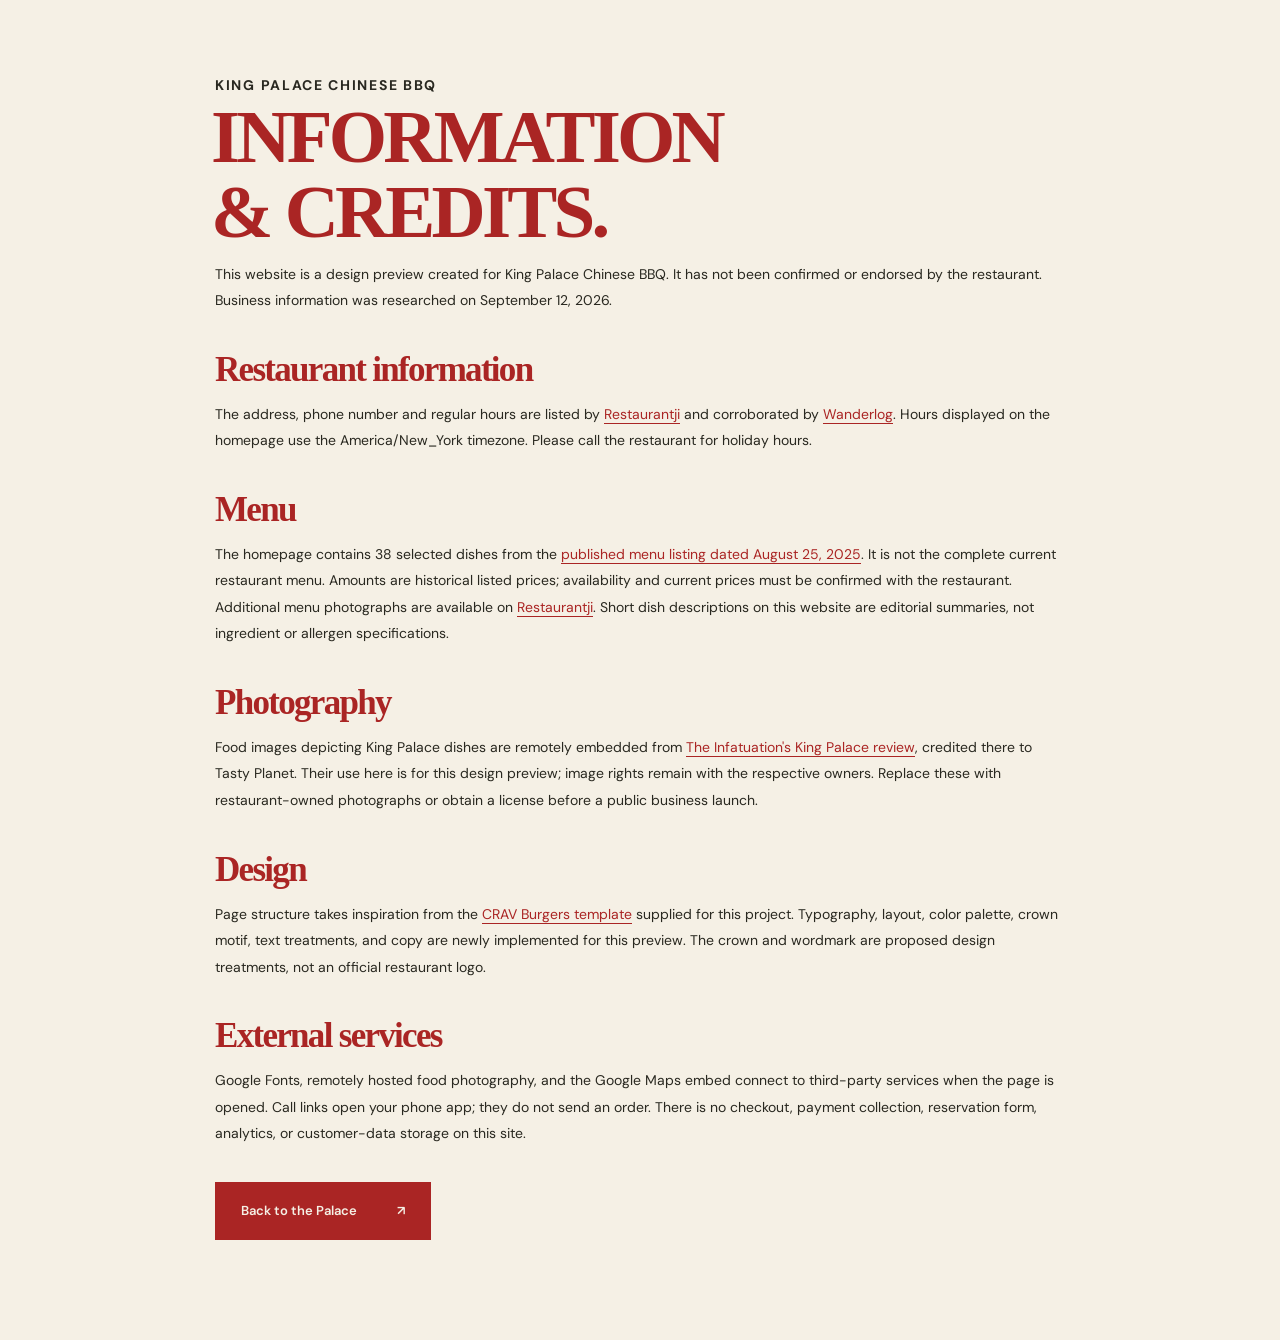
<file: credits.html>
<!doctype html>
<html lang="en"><head><meta charset="utf-8"><meta name="viewport" content="width=device-width, initial-scale=1"><meta name="robots" content="noindex"><title>Information & credits · King Palace Chinese BBQ</title><link rel="icon" href="assets/favicon.svg" type="image/svg+xml"><link rel="stylesheet" href="styles.css"><link href="https://fonts.googleapis.com/css2?family=Barlow+Condensed:wght@600;700;800&family=DM+Sans:wght@400;500;600&display=swap" rel="stylesheet"></head>
<body><main class="credits-page"><p class="eyebrow">KING PALACE CHINESE BBQ</p><h1>INFORMATION<br>& CREDITS.</h1><p>This website is a design preview created for King Palace Chinese BBQ. It has not been confirmed or endorsed by the restaurant. Business information was researched on September 12, 2026.</p><h2>Restaurant information</h2><p>The address, phone number and regular hours are listed by <a href="https://www.restaurantji.com/fl/miami/king-palace-chinese-bbq-/" target="_blank" rel="noopener noreferrer">Restaurantji</a> and corroborated by <a href="https://wanderlog.com/place/details/3620534/king-palace-chinese-bbq" target="_blank" rel="noopener noreferrer">Wanderlog</a>. Hours displayed on the homepage use the America/New_York timezone. Please call the restaurant for holiday hours.</p><h2>Menu</h2><p>The homepage contains 38 selected dishes from the <a href="https://www.roostcafeandbistro.com/king-palace-chinese-bbq-33162/" target="_blank" rel="noopener noreferrer">published menu listing dated August 25, 2025</a>. It is not the complete current restaurant menu. Amounts are historical listed prices; availability and current prices must be confirmed with the restaurant. Additional menu photographs are available on <a href="https://www.restaurantji.com/fl/miami/king-palace-chinese-bbq-/#menu" target="_blank" rel="noopener noreferrer">Restaurantji</a>. Short dish descriptions on this website are editorial summaries, not ingredient or allergen specifications.</p><h2>Photography</h2><p>Food images depicting King Palace dishes are remotely embedded from <a href="https://www.theinfatuation.com/miami/reviews/king-palace-chinese-bbq" target="_blank" rel="noopener noreferrer">The Infatuation's King Palace review</a>, credited there to Tasty Planet. Their use here is for this design preview; image rights remain with the respective owners. Replace these with restaurant-owned photographs or obtain a license before a public business launch.</p><h2>Design</h2><p>Page structure takes inspiration from the <a href="https://www.cravburgers.shop/" target="_blank" rel="noopener noreferrer">CRAV Burgers template</a> supplied for this project. Typography, layout, color palette, crown motif, text treatments, and copy are newly implemented for this preview. The crown and wordmark are proposed design treatments, not an official restaurant logo.</p><h2>External services</h2><p>Google Fonts, remotely hosted food photography, and the Google Maps embed connect to third-party services when the page is opened. Call links open your phone app; they do not send an order. There is no checkout, payment collection, reservation form, analytics, or customer-data storage on this site.</p><a class="button" href="index.html">Back to the Palace <span aria-hidden="true">↗</span></a></main></body></html>
</file>
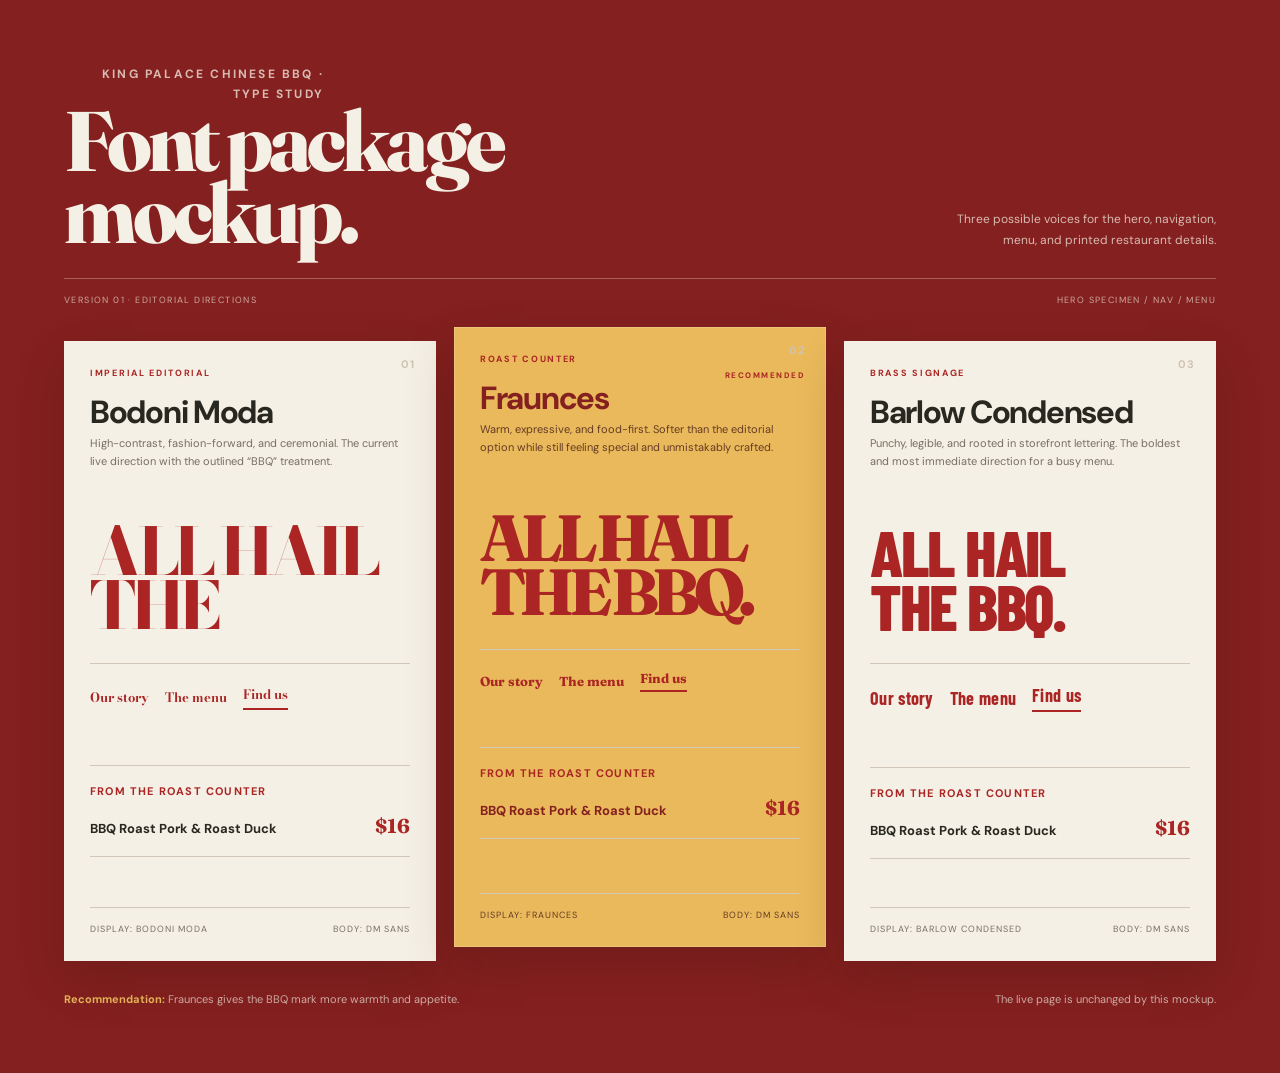
<file: font-package.html>
<!doctype html>
<html lang="en">
<head>
  <meta charset="UTF-8">
  <meta name="viewport" content="width=device-width, initial-scale=1">
  <title>King Palace · Font Package Mockup</title>
  <link rel="preconnect" href="https://fonts.googleapis.com">
  <link rel="preconnect" href="https://fonts.gstatic.com" crossorigin>
  <link href="https://fonts.googleapis.com/css2?family=Barlow+Condensed:wght@600;700;800;900&family=Bodoni+Moda:opsz,wght@6..96,600..900&family=DM+Sans:wght@400;500;600;700&family=Fraunces:opsz,wght@9..144,600..900&display=swap" rel="stylesheet">
  <style>
    :root{--cream:#f5f0e5;--red:#aa2524;--red-dark:#84201f;--gold:#e9b95b;--ink:#292820;--muted:#756e62;--line:#d3c8b7;--sans:'DM Sans',sans-serif}
    *{box-sizing:border-box}
    body{margin:0;background:var(--red-dark);color:var(--cream);font-family:var(--sans);-webkit-font-smoothing:antialiased}
    .wrap{max-width:1480px;margin:0 auto;padding:clamp(28px,5vw,80px)}
    .masthead{display:flex;align-items:flex-end;justify-content:space-between;gap:30px;padding-bottom:28px;border-bottom:1px solid #f5f0e54d}
    .kicker{margin:0 0 10px;color:var(--gold);font-size:10px;font-weight:700;letter-spacing:2.2px;text-transform:uppercase}
    h1{margin:0;font-family:'Fraunces',serif;font-size:clamp(42px,6.6vw,98px);font-weight:800;line-height:.86;letter-spacing:-.05em}
    .masthead p{max-width:260px;margin:0;color:#f5f0e5bd;font-size:12px;line-height:1.7;text-align:right}
    .package-meta{display:flex;justify-content:space-between;gap:20px;padding:15px 0 35px;color:#f5f0e5a6;font-size:9px;letter-spacing:1.4px;text-transform:uppercase}
    .cards{display:grid;grid-template-columns:repeat(3,minmax(0,1fr));gap:18px}
    .card{position:relative;overflow:hidden;min-height:620px;padding:25px;background:var(--cream);color:var(--ink);border:1px solid #f5f0e536;box-shadow:0 20px 45px #34110f36}
    .card:before{content:attr(data-no);position:absolute;right:20px;top:15px;color:#cfc3b2;font-size:11px;font-weight:700;letter-spacing:1px}
    .card.recommended{background:var(--gold);color:var(--red-dark);transform:translateY(-14px)}
    .card.recommended:after{content:'RECOMMENDED';position:absolute;right:20px;top:42px;color:var(--red);font-size:8px;font-weight:700;letter-spacing:1.5px}
    .card-kicker{margin:0 0 18px;color:var(--red);font-size:9px;font-weight:700;letter-spacing:1.7px;text-transform:uppercase}
    .card h2{margin:0 0 8px;font-size:clamp(25px,2.5vw,39px);line-height:.95;letter-spacing:-.04em}
    .card .descriptor{min-height:42px;margin:0;color:var(--muted);font-size:11px;line-height:1.6}
    .recommended .descriptor{color:#653b25}
    .hero-sample{margin:48px 0 30px;color:var(--red);font-size:clamp(51px,5.1vw,88px);font-weight:800;line-height:.82;letter-spacing:-.08em;text-transform:uppercase}
    .bodoni .hero-sample{font-family:'Bodoni Moda',serif}
    .fraunces .hero-sample{font-family:'Fraunces',serif;letter-spacing:-.1em}
    .barlow .hero-sample{font-family:'Barlow Condensed',sans-serif;letter-spacing:-.035em}
    .outline{color:transparent;-webkit-text-stroke:1.5px currentColor}
    .sample-rule{height:1px;margin:0 0 20px;background:var(--line)}
    .nav-sample{display:flex;gap:16px;align-items:center;color:var(--red);font-size:13px;font-weight:700}
    .bodoni .nav-sample{font-family:'Bodoni Moda',serif}
    .fraunces .nav-sample{font-family:'Fraunces',serif}
    .barlow .nav-sample{font-family:'Barlow Condensed',sans-serif;font-size:18px;letter-spacing:.3px}
    .nav-sample span:last-child{border-bottom:2px solid var(--red);padding-bottom:4px}
    .menu-sample{margin-top:55px;padding:18px 0;border-top:1px solid var(--line);border-bottom:1px solid var(--line)}
    .menu-sample h3{margin:0 0 15px;color:var(--red);font-size:11px;letter-spacing:1.2px}
    .menu-sample-row{display:flex;align-items:baseline;justify-content:space-between;gap:14px}
    .menu-sample-row strong{font-size:13px}
    .menu-sample-row b{color:var(--red);font-family:'Fraunces',serif;font-size:20px}
    .font-details{position:absolute;left:25px;right:25px;bottom:25px;display:flex;justify-content:space-between;gap:10px;padding-top:15px;border-top:1px solid var(--line);color:var(--muted);font-size:9px;letter-spacing:1px;text-transform:uppercase}
    .recommended .font-details{color:#653b25}
    .footer-note{display:flex;justify-content:space-between;gap:25px;margin-top:30px;color:#f5f0e5b3;font-size:11px;line-height:1.6}
    .footer-note strong{color:var(--gold)}
    @media(max-width:900px){.masthead{display:block}.masthead p{margin-top:20px;text-align:left}.cards{grid-template-columns:1fr}.card,.card.recommended{min-height:570px;transform:none}.hero-sample{font-size:clamp(70px,17vw,130px);margin-top:65px}.font-details{position:static;margin-top:55px}.footer-note{display:block}}
    @media(max-width:500px){.wrap{padding:25px 18px}.package-meta{padding-bottom:25px}.card{padding:21px;min-height:490px}.hero-sample{font-size:20vw;margin:45px 0 25px}.menu-sample{margin-top:36px}.font-details{margin-top:38px}}
  </style>
</head>
<body>
  <main class="wrap">
    <header class="masthead">
      <div><p class="kicker">King Palace Chinese BBQ · Type study</p><h1>Font package<br>mockup.</h1></div>
      <p>Three possible voices for the hero, navigation, menu, and printed restaurant details.</p>
    </header>
    <div class="package-meta"><span>Version 01 · Editorial directions</span><span>Hero specimen / Nav / Menu</span></div>
    <section class="cards" aria-label="Font package directions">
      <article class="card bodoni" data-no="01">
        <p class="card-kicker">Imperial editorial</p>
        <h2>Bodoni Moda</h2>
        <p class="descriptor">High-contrast, fashion-forward, and ceremonial. The current live direction with the outlined “BBQ” treatment.</p>
        <div class="hero-sample">All hail<br>the <span class="outline">bbq.</span></div>
        <div class="sample-rule"></div>
        <div class="nav-sample"><span>Our story</span><span>The menu</span><span>Find us</span></div>
        <div class="menu-sample"><h3>FROM THE ROAST COUNTER</h3><div class="menu-sample-row"><strong>BBQ Roast Pork &amp; Roast Duck</strong><b>$16</b></div></div>
        <div class="font-details"><span>Display: Bodoni Moda</span><span>Body: DM Sans</span></div>
      </article>
      <article class="card recommended fraunces" data-no="02">
        <p class="card-kicker">Roast counter</p>
        <h2>Fraunces</h2>
        <p class="descriptor">Warm, expressive, and food-first. Softer than the editorial option while still feeling special and unmistakably crafted.</p>
        <div class="hero-sample">All hail<br>the bbq.</div>
        <div class="sample-rule"></div>
        <div class="nav-sample"><span>Our story</span><span>The menu</span><span>Find us</span></div>
        <div class="menu-sample"><h3>FROM THE ROAST COUNTER</h3><div class="menu-sample-row"><strong>BBQ Roast Pork &amp; Roast Duck</strong><b>$16</b></div></div>
        <div class="font-details"><span>Display: Fraunces</span><span>Body: DM Sans</span></div>
      </article>
      <article class="card barlow" data-no="03">
        <p class="card-kicker">Brass signage</p>
        <h2>Barlow Condensed</h2>
        <p class="descriptor">Punchy, legible, and rooted in storefront lettering. The boldest and most immediate direction for a busy menu.</p>
        <div class="hero-sample">All hail<br>the bbq.</div>
        <div class="sample-rule"></div>
        <div class="nav-sample"><span>Our story</span><span>The menu</span><span>Find us</span></div>
        <div class="menu-sample"><h3>FROM THE ROAST COUNTER</h3><div class="menu-sample-row"><strong>BBQ Roast Pork &amp; Roast Duck</strong><b>$16</b></div></div>
        <div class="font-details"><span>Display: Barlow Condensed</span><span>Body: DM Sans</span></div>
      </article>
    </section>
    <div class="footer-note"><span><strong>Recommendation:</strong> Fraunces gives the BBQ mark more warmth and appetite.</span><span>The live page is unchanged by this mockup.</span></div>
  </main>
</body>
</html>
</file>
<file: styles.css>
:root{--cream:#f5f0e5;--red:#aa2524;--red-dark:#84201f;--ink:#292820;--muted:#6c675e;--line:#d8d0c1;--gold:#e9b95b;--display:'Fraunces','Georgia',serif;--body:'DM Sans','Helvetica Neue',sans-serif;--page:clamp(22px,5.3vw,86px)}
*{box-sizing:border-box}
html{scroll-behavior:smooth;scroll-padding-top:100px}
body{margin:0;background:var(--cream);color:var(--ink);font-family:var(--body);-webkit-font-smoothing:antialiased}
body.nav-is-open{overflow:hidden}
a{color:inherit;text-decoration:none}
button,input{font:inherit}
button,a,input{-webkit-tap-highlight-color:transparent}
button{cursor:pointer}
button:disabled{cursor:default}
button:focus-visible,a:focus-visible,input:focus-visible{outline:3px solid currentColor;outline-offset:5px}
button:focus:not(:focus-visible){outline:none}
button{color:inherit}
figure,p,h1,h2,h3{margin:0}
img{display:block;width:100%;height:100%;object-fit:cover}
svg{fill:none;stroke:currentColor;stroke-width:1.6;stroke-linecap:round;stroke-linejoin:round}
::selection{background:var(--red);color:var(--cream)}
[hidden]{display:none!important}
.svg-library{position:absolute;width:0;height:0;overflow:hidden}
.icon{width:23px;height:23px;flex-shrink:0}
.sr-only{position:absolute;width:1px;height:1px;padding:0;margin:-1px;overflow:hidden;clip:rect(0,0,0,0);white-space:nowrap;border:0}
.skip-link{position:fixed;top:10px;left:10px;z-index:1000;padding:14px;background:var(--red);color:var(--cream);transform:translateY(-150%)}
.skip-link:focus{transform:translateY(0)}
.announcement{background:var(--red);color:var(--cream);min-height:33px;padding:8px var(--page);display:flex;justify-content:space-between;gap:20px;font-size:10px;letter-spacing:1.6px;font-weight:600}
.announcement-right{display:flex;gap:18px}
.header{height:103px;display:flex;align-items:center;justify-content:space-between;padding:0 var(--page);border-bottom:1px solid var(--line);gap:30px;position:relative;z-index:20;background:var(--cream)}
.brand{display:flex;align-items:center;gap:10px;color:var(--red);flex-shrink:0}
.brand-crown{width:39px;height:37px;stroke-width:2}
.brand-name{font-family:var(--display);font-size:30px;line-height:.9;font-weight:800;letter-spacing:-.4px}
.brand-name span{display:block;text-align:center;font-family:var(--body);font-size:8px;font-weight:700;letter-spacing:4.7px;padding-top:9px;padding-left:4px}
.nav{display:flex;align-items:center;gap:37px;font-size:13px;font-weight:600}
.nav a{display:flex;align-items:center;gap:5px;min-height:44px}
.nav a:hover,.footer a:hover{opacity:.7}
.nav .icon{width:17px;height:17px}
.button{display:inline-flex;align-items:center;justify-content:space-between;gap:40px;background:var(--red);color:var(--cream);padding:19px 25px;min-height:58px;border:1px solid var(--red);border-radius:0;font-size:13px;font-weight:600;transition:transform 180ms cubic-bezier(.2,.7,.3,1)}
.button:hover{background:var(--red-dark)}
.button:active{transform:translateY(1px)}
.button-outline{background:transparent;color:var(--red)}
.button-outline:hover{background:var(--red);color:var(--cream)}
.button-small{font-size:12px;padding:13px 18px;min-height:47px;gap:22px}
.button .icon{width:20px;height:20px}
.nav-toggle{display:none}
.hero{padding:0 var(--page);overflow:hidden}
.hero-topline{display:flex;justify-content:space-between;font-size:9px;letter-spacing:1.8px;font-weight:600;padding:25px 0 10px}
.hero-topline>span{display:flex;align-items:center;gap:11px}
.tiny-spark{width:18px;height:18px;color:var(--red)}
.hero-layout{display:grid;grid-template-columns:1fr 1.05fr;align-items:center;min-height:642px;max-width:1510px;margin:0 auto;gap:18px}
.hero-copy{position:relative;z-index:2;padding:32px 0 46px}
.eyebrow{font-size:10px;letter-spacing:1.7px;font-weight:700;line-height:1.5}
.hero-copy .eyebrow{display:flex;align-items:center;gap:12px;margin-bottom:24px}
.small-rule{width:29px;height:1px;background:var(--red)}
h1,h2,h3{font-family:var(--display);font-weight:800}
h1{font-size:clamp(86px,10.6vw,168px);line-height:.82;letter-spacing:-3.8px;color:var(--red);white-space:nowrap;margin-left:-4px}
.outlined{color:transparent;-webkit-text-stroke:2px var(--red)}
.hero-description{font-size:14px;line-height:1.8;max-width:330px;margin:30px 0 22px;color:#58554c}
.hero-actions{display:flex;align-items:center;flex-wrap:wrap;gap:12px;margin-top:31px}
.hero-actions .button{gap:0}
.hero-meta{display:flex;align-items:center;gap:8px;font-size:8px;font-weight:600;letter-spacing:1.3px;margin-top:24px}
.status-dot{width:5px;height:5px;background:var(--red);border-radius:100%}
.hero-visual{position:relative;width:100%;aspect-ratio:1/.95;margin-top:-8px}
.hero-photo{position:absolute;inset:5% -3% 7% -1%;border-radius:50%;overflow:hidden;background:var(--red-dark);transform:rotate(-8deg);border:9px solid var(--cream);box-shadow:0 15px 35px #4a210f1a}
.hero-photo img{transform:rotate(8deg) scale(var(--hero-photo-scale,1.16));object-position:var(--hero-photo-position,center center);position:relative;z-index:1}
.hero-ring{position:absolute;inset:1% -5% 4% -2%;border:1px solid #b2946e80;border-radius:50%;transform:rotate(-21deg)}
.ring-two{inset:7% -8% 2% 3%;transform:rotate(17deg);border-color:#b2946e50}
.hero-seal{position:absolute;right:-3%;top:0;width:131px;height:131px;border-radius:50%;background:var(--gold);color:var(--red-dark);z-index:3;display:flex;flex-direction:column;align-items:center;justify-content:center;gap:9px;transform:rotate(13deg);outline:1px dashed var(--red);outline-offset:-8px}
.hero-seal span{font-size:7px;font-weight:700;letter-spacing:1px}
.hero-seal strong{font-family:serif;font-size:37px;line-height:1.1;font-weight:600}
.hero-handwriting{position:absolute;bottom:0;left:6%;font-family:Georgia,serif;font-style:italic;font-size:20px;transform:rotate(-6deg);z-index:3;color:var(--red)}
.hand-arrow{position:absolute;width:85px;bottom:2%;left:56%;stroke:var(--red);stroke-width:1.7;transform:rotate(-26deg)}
.photo-caption{position:absolute;bottom:-43px;right:0;display:flex;align-items:center;gap:15px;font-size:8px;font-weight:600;letter-spacing:1px}
.photo-caption .icon{width:18px;height:18px;color:var(--red)}
.photo-surface{position:relative;background:#84201f}
.photo-fallback{position:absolute;inset:0;display:flex;align-items:center;justify-content:center;text-align:center;font-family:var(--display);font-size:clamp(40px,6vw,95px);line-height:.9;font-weight:800;color:var(--gold);text-transform:uppercase}
.photo-fallback-mark svg{width:34px;height:34px;fill:currentColor}
.hero-photo.photo-surface{position:absolute}
.photo-surface img{position:relative}
.photo-surface.image-unavailable img{visibility:hidden}
.hero-bottom{display:flex;justify-content:space-between;align-items:center;gap:18px;border-top:1px solid var(--line);padding:22px 0 27px;font-size:8px;font-weight:600;letter-spacing:1.3px}
.hero-bottom a{display:flex;align-items:center;gap:17px;font-size:11px;letter-spacing:0;min-height:25px}
.hero-bottom a span{font-size:19px}
.flavor-band{display:flex;justify-content:space-around;align-items:center;gap:30px;overflow:hidden;white-space:nowrap;padding:23px 25px;background:var(--red);color:var(--cream);font-family:var(--display);font-size:clamp(23px,3.1vw,49px);font-weight:700;letter-spacing:.5px}
.flavor-band svg{width:28px;height:28px;flex-shrink:0;color:var(--gold)}
.section-padding{padding:105px var(--page)}
.section-heading{display:flex;align-items:flex-end;justify-content:space-between;gap:40px;margin-bottom:44px}
.section-heading .eyebrow{margin-bottom:20px;color:var(--red)}
h2{font-size:clamp(55px,6.2vw,94px);line-height:.91;letter-spacing:-1.7px;color:var(--red)}
.section-heading>p,.menu-intro>p{font-size:14px;line-height:1.7;color:var(--muted);padding-bottom:5px}
.favorites .section-heading{justify-content:center;text-align:center}
@media(max-width:560px){#favorites-title{font-size:12.8vw}}
.favorites-grid{display:grid;grid-template-columns:repeat(3,minmax(0,1fr));gap:25px}
.favorite-image{position:relative;isolation:isolate;aspect-ratio:1.18;overflow:hidden;background:var(--red)}
.favorite-image img{transition:transform 600ms cubic-bezier(.16,1,.3,1),filter 420ms cubic-bezier(.22,.7,.2,1);will-change:transform,filter}
.favorite-image:before{content:"";position:absolute;z-index:1;inset:0;background:linear-gradient(135deg,rgba(132,32,31,.12),rgba(132,32,31,.56));opacity:0;transition:opacity 360ms cubic-bezier(.22,.7,.2,1);pointer-events:none}
.favorite-image:after{content:"VIEW IN MENU  →";position:absolute;z-index:2;right:16px;bottom:15px;padding:9px 11px;border:1px solid rgba(245,240,229,.75);background:rgba(132,32,31,.86);color:var(--cream);font-family:var(--body);font-size:8px;font-weight:800;letter-spacing:1.1px;opacity:0;transform:translateY(10px);transition:opacity 250ms ease,transform 360ms cubic-bezier(.16,1,.3,1);pointer-events:none}
.favorite-card:hover img,.favorite-card:focus-visible img{transform:scale(1.09);filter:saturate(1.08) contrast(1.035)}
.favorite-card:hover .favorite-image:before,.favorite-card:focus-visible .favorite-image:before{opacity:1}
.favorite-card:hover .favorite-image:after,.favorite-card:focus-visible .favorite-image:after{opacity:1;transform:translateY(0)}
.favorite-card:focus-visible{outline:2px solid var(--gold);outline-offset:7px}
.favorite-card:nth-child(2) .favorite-image{background:#c36c3d}
.favorite-card:nth-child(3) .favorite-image{background:#535a3d}
.dish-tag{position:absolute;top:14px;left:14px;background:var(--cream);color:var(--red);font-size:8px;letter-spacing:1px;font-weight:700;padding:9px 11px}
.favorite-title{display:flex;align-items:center;justify-content:space-between;gap:8px;margin-top:20px}
.favorite-title h3{font-size:29px;letter-spacing:-.2px;color:var(--red)}
.circle-arrow{display:flex;align-items:center;justify-content:center;width:37px;height:37px;flex-shrink:0;border:1px solid #bdb4a3;border-radius:50%;color:var(--red)}
.circle-arrow .icon{width:18px;height:18px}
.favorite-card>p{font-size:12px;line-height:1.7;max-width:280px;margin-top:8px;color:var(--muted)}
.image-credit{font-size:9px;color:var(--muted);margin-top:28px}
.image-credit a{text-decoration:underline;text-underline-offset:3px}
.story{background:var(--red);color:var(--cream);padding:25px var(--page) 0}
.story-top{display:flex;justify-content:space-between;align-items:center;border-bottom:1px solid #f5f0e547;padding-bottom:20px;font-size:8px;font-weight:600;letter-spacing:1.4px;gap:15px}
.story-top .icon{width:32px;height:30px}
.story-symbols{justify-content:center;gap:16px}
.story-symbols i{width:5px;height:5px;flex:0 0 auto;border-radius:50%;background:var(--gold)}
.story-symbols .icon:nth-of-type(2){width:22px;height:22px;color:var(--gold)}
.story-grid{display:grid;grid-template-columns:1.4fr 1fr;align-items:center;gap:50px;padding:70px 0}
.story-heading{display:flex;flex-direction:column;align-items:flex-start;gap:12px}
.story-exterior{width:min(100%,560px);aspect-ratio:1.5;overflow:hidden;margin:0;border:5px solid rgba(245,240,229,.92);box-shadow:9px 9px 0 rgba(233,185,91,.55)}
.story-exterior img{object-position:center 56%}
.story h2{color:var(--cream);font-size:clamp(75px,9.4vw,150px);line-height:.87;letter-spacing:-1.8px}
.story-outline{color:transparent;-webkit-text-stroke:1.5px var(--cream)}
.story-copy{max-width:355px;justify-self:end;position:relative}
.story-character{font-family:serif;font-size:65px;display:block;line-height:1.2;margin-bottom:22px;color:var(--gold)}
.story-character-row{display:flex;align-items:center;justify-content:center;gap:16px;margin-bottom:22px}
.story-character-row .story-character{display:block;margin:0;font-size:47px;line-height:1;color:var(--gold)}
.story-copy p{font-size:13px;line-height:1.85;margin-bottom:20px;color:#f5f0e5d9}
.story-copy p:first-of-type{font-size:20px;line-height:1.5;color:var(--cream)}
.text-link{display:inline-flex;align-items:center;gap:20px;min-height:44px;font-size:12px;font-weight:600;border-bottom:1px solid currentColor;padding:8px 0}
.text-link .icon{width:18px;height:18px}
.text-link:hover .icon{transform:translate(1px,-1px)}
.story-foot{border-top:1px solid #f5f0e547;display:flex;justify-content:space-between;padding:23px 0;gap:15px;font-size:9px;letter-spacing:1.5px;font-weight:500}
.menu-section{background:#ede7da}
.menu-intro .text-link{margin-top:15px;color:var(--red)}
.menu-tools{display:flex;flex-direction:column;gap:20px;border-top:1px solid #cfc5b3;padding-top:25px}
.menu-filters{display:flex;flex-wrap:wrap;gap:8px}
.filter{background:transparent;border:1px solid #c6bba8;padding:12px 17px;font-size:11px;border-radius:0;min-height:43px;font-weight:600}
.filter:hover{border-color:var(--red);color:var(--red)}
.filter.active{background:var(--red);border-color:var(--red);color:var(--cream)}
.menu-search{display:flex;align-items:center;gap:11px;border-bottom:1px solid #bcb19e;max-width:300px;padding:8px 0 11px;color:var(--muted)}
.menu-search .icon{width:18px;height:18px}
.menu-search input{border:0;background:transparent;width:100%;color:var(--ink);font-size:12px;min-width:0;line-height:1.8}
.menu-search input::placeholder{color:var(--muted)}
.menu-panel-heading{display:flex;justify-content:space-between;align-items:center;gap:20px;margin-top:38px;margin-bottom:6px}
.menu-panel-heading h3{font-size:23px;letter-spacing:.4px;color:var(--red)}
#menu-count{font-size:10px;color:var(--muted);text-align:right}
.menu-items{display:grid;grid-template-columns:repeat(2,minmax(0,1fr));column-gap:60px;min-height:120px}
.menu-item{display:grid;grid-template-columns:1fr auto;gap:6px 20px;padding:23px 0;border-bottom:1px solid #d2c8b7;align-content:start}
.menu-item h4{font-family:var(--body);font-size:14px;font-weight:600;margin:0;line-height:1.5}
.menu-item p{font-size:11px;color:var(--muted);line-height:1.5;grid-column:1}
.menu-price{grid-row:1;grid-column:2;font-family:var(--display);font-size:23px;font-weight:600;color:var(--red);white-space:nowrap;line-height:1.2}
.menu-item .menu-category-label{font-size:8px;text-transform:uppercase;letter-spacing:1px;color:var(--red);grid-column:1/-1;margin-bottom:4px}
.menu-category-label~.menu-price{grid-row:2}
.menu-note{display:flex;align-items:center;justify-content:space-between;gap:40px;margin-top:30px}
.menu-note p{font-size:10px;line-height:1.7;color:var(--muted);max-width:590px}
.menu-note a{display:flex;align-items:center;gap:12px;flex-shrink:0;font-size:10px;font-weight:600;color:var(--red);min-height:44px}
.menu-note .icon{width:16px;height:16px}
.menu-empty{padding:60px 0;text-align:center}
.menu-empty h3{font-size:35px;color:var(--red)}
.menu-empty p{font-size:13px;margin:12px 0 22px;color:var(--muted)}
.takeaway{display:grid;grid-template-columns:.5fr 1.25fr 1fr;align-items:center;gap:35px;background:var(--gold);padding:62px var(--page);position:relative;color:var(--red-dark)}
.takeaway:before,.takeaway:after{content:'';position:absolute;left:0;right:0;height:10px;background:repeating-linear-gradient(90deg,var(--red) 0 10px,transparent 10px 20px)}
.takeaway:before{top:0}.takeaway:after{bottom:0}
.takeaway h2{font-size:clamp(48px,5vw,72px);color:var(--red-dark);margin-top:16px}
.takeaway-icon svg{width:140px;max-width:100%;height:160px;transform:rotate(-8deg);stroke-width:2}
.takeaway-copy{justify-self:end}
.takeaway-copy p{font-size:12px;line-height:1.8;margin-bottom:23px;color:#653b25}
.takeaway .button{font-size:12px;gap:25px}
.visit-doodle{font-family:Georgia,serif;font-size:26px;font-style:italic;color:var(--red);line-height:1.1;transform:rotate(-7deg);position:relative;padding-right:35px}
.visit-doodle .icon{position:absolute;right:0;top:0;width:30px;height:30px}
.visit-grid{display:grid;grid-template-columns:.8fr 1.2fr;gap:65px}
.visit-details{padding-top:10px}
.location-address h3{font-family:var(--body);font-size:23px;font-weight:500;line-height:1.5;margin:12px 0;color:var(--ink);letter-spacing:-.4px}
.location-address .eyebrow{color:var(--muted);font-size:9px}
.location-address .text-link{color:var(--red);font-size:11px;gap:38px}
.hours-heading{display:flex;align-items:center;justify-content:space-between;gap:12px;margin:35px 0 15px}
.hours-heading h3{font-size:24px;color:var(--red)}
.open-status{font-size:9px;line-height:1.5;color:var(--muted);text-align:right;max-width:140px}
.open-status.is-open{color:#486040}
.hours{border-collapse:collapse;width:100%;font-size:12px;line-height:1.5}
.hours th{font-weight:400;text-align:left}
.hours td{text-align:right}
.hours th,.hours td{padding:8px 0;border-bottom:1px solid var(--line)}
.hours tr.is-today th,.hours tr.is-today td{color:var(--red);font-weight:700}
.hours-note{font-size:9px;color:var(--muted);margin:13px 0 25px;line-height:1.6}
.visit-phone{display:flex;align-items:center;gap:10px;color:var(--red);font-size:18px;font-weight:500;min-height:44px}
.visit-phone .icon{width:18px;height:18px}
.visit-phone .icon:last-child{margin-left:auto}
.visit-map{display:flex;flex-direction:column;border:1px solid var(--line);background:#dedbcc;min-height:550px}
.map-topline,.map-bottom{padding:18px 20px;display:flex;align-items:center;gap:10px;background:#ebe5d8;color:var(--red);font-size:9px;letter-spacing:1px;font-weight:600}
.map-topline .icon{width:15px;height:15px}
.map-topline span:last-child{margin-left:0;font-size:inherit}
#visit .map-topline{font-family:var(--display);font-size:15px;font-weight:700;letter-spacing:.2px}
#visit .map-topline .icon{width:19px;height:19px}
.visit-map iframe{flex:1;width:100%;min-height:450px;border:0;filter:saturate(.65)}
.map-bottom{justify-content:space-between;background:var(--cream);letter-spacing:0;font-size:12px;min-height:58px}
.map-bottom:hover{background:#ebe5d8}
.footer{padding:40px var(--page) 20px;background:var(--red);color:var(--cream);overflow:hidden}
.footer-top{display:flex;align-items:center;justify-content:space-between;gap:30px;border-bottom:1px solid #f5f0e54a;padding-bottom:33px}
.footer-brand{color:var(--cream)}
.footer-top>p{font-size:9px;line-height:1.9;letter-spacing:1.4px}
.footer nav{display:flex;gap:25px;font-size:11px}
.footer nav a{display:inline-flex;min-height:44px;align-items:center}
.footer-call{display:flex;align-items:center;gap:12px;font-family:var(--display);font-size:25px;font-weight:600;min-height:44px}
.footer-wordmark{font-family:var(--display);font-size:clamp(90px,18.05vw,290px);font-weight:800;letter-spacing:-.018em;line-height:1.15;white-space:nowrap;position:relative;margin-left:-.015em;user-select:none}
.footer-wordmark>span{font-family:var(--body);font-size:23px;font-weight:400;vertical-align:top;display:inline-block;margin-top:40px;margin-left:8px}
.footer-bottom{display:flex;justify-content:space-between;gap:20px;align-items:center;border-top:1px solid #f5f0e54a;padding-top:20px;font-size:9px;color:#f5f0e5cc}
.footer-bottom a{min-height:28px;display:inline-flex;align-items:center}
.mobile-actions{display:none}
.credits-page{max-width:900px;margin:auto;padding:60px 25px 100px}
.credits-page h1{font-size:75px;white-space:normal;line-height:1}
.credits-page h2{font-size:35px;margin:40px 0 15px}
.credits-page p,.credits-page li{font-size:14px;line-height:1.9;margin-top:12px}
.credits-page a:not(.button){text-decoration:underline;text-underline-offset:4px;color:var(--red)}

/* Keep the wayfinding within reach while the long-form menu is in view. */
.header{position:sticky;top:0}
.menu-tools{position:sticky;top:103px;z-index:12;background:#ede7da}
.menu-filters{max-width:100%;overflow-x:auto;scrollbar-width:none}
.menu-filters::-webkit-scrollbar{display:none}
@media(max-width:1100px){.menu-tools{top:90px}}
@media(max-width:800px){.menu-tools{top:83px}}
@media(max-width:560px){
  .menu-tools{top:79px}
  .menu-filters{flex-wrap:nowrap;width:calc(100% + 2px)}
  .filter{flex:0 0 auto}
}

/* Interaction polish: reveal, orient, then get out of the way. */
html.js .reveal{opacity:0;transform:translateY(24px);transition:opacity 620ms cubic-bezier(.22,.7,.2,1),transform 620ms cubic-bezier(.22,.7,.2,1);transition-delay:var(--reveal-delay,0ms)}
html.js .reveal.is-visible{opacity:1;transform:none}
html.js .footer.reveal{opacity:0;transform:translateY(12px);transition:opacity 620ms cubic-bezier(.22,.7,.2,1),transform 620ms cubic-bezier(.22,.7,.2,1);will-change:opacity,transform}
html.js .footer.reveal.is-visible{opacity:1;transform:none;will-change:auto}
.header{transition:background-color 240ms cubic-bezier(.22,.7,.2,1),box-shadow 240ms cubic-bezier(.22,.7,.2,1),border-color 240ms cubic-bezier(.22,.7,.2,1)}
.header.is-scrolled{background:rgba(245,240,229,.92);border-bottom-color:#c8bdab;box-shadow:0 12px 30px rgba(41,40,32,.08);backdrop-filter:blur(14px)}
.brand-crown{transition:transform 260ms cubic-bezier(.22,.7,.2,1)}
.header.is-scrolled .brand-crown{transform:rotate(-4deg)}
.nav a{position:relative;transition:color 180ms cubic-bezier(.22,.7,.2,1)}
.nav a:after{content:'';position:absolute;left:0;right:18px;bottom:5px;height:2px;background:var(--red);transform:scaleX(0);transform-origin:right center;transition:transform 220ms cubic-bezier(.22,.7,.2,1)}
.nav a:hover:after,.nav a.is-current:after{transform:scaleX(1);transform-origin:left center}
.hero-visual{transform:translateY(var(--hero-offset,0px));will-change:transform}
.button{transition:transform 180ms cubic-bezier(.22,.7,.2,1),background-color 180ms cubic-bezier(.22,.7,.2,1),box-shadow 180ms cubic-bezier(.22,.7,.2,1)}
.button:hover{transform:translateY(-2px);box-shadow:0 8px 18px rgba(132,32,31,.14)}
.favorite-card{transition:transform 300ms cubic-bezier(.22,.7,.2,1)}
.favorite-card:hover{transform:translateY(-4px)}
.circle-arrow{transition:background-color 180ms cubic-bezier(.22,.7,.2,1),color 180ms cubic-bezier(.22,.7,.2,1),transform 180ms cubic-bezier(.22,.7,.2,1)}
.favorite-card:hover .circle-arrow{background:var(--red);color:var(--cream);border-color:var(--red);transform:rotate(45deg)}

/* A clearer menu control surface and more tactile dish list. */
.menu-tools{display:grid;grid-template-columns:minmax(0,1fr) minmax(230px,320px);align-items:end;gap:24px;padding:20px 0 2px}
.menu-filters{padding:5px;border:1px solid #d3c7b4;background:rgba(245,240,229,.58);gap:5px}
.filter{border-color:transparent;transition:background-color 180ms cubic-bezier(.22,.7,.2,1),color 180ms cubic-bezier(.22,.7,.2,1),transform 180ms cubic-bezier(.22,.7,.2,1)}
.filter:hover{transform:translateY(-1px);background:var(--cream)}
.filter.active{box-shadow:0 4px 10px rgba(132,32,31,.12)}
.menu-search{align-self:end;justify-self:end;width:100%;max-width:240px;height:45px;margin-bottom:0;padding:0 15px;border:1px solid #c8bdab;background:var(--cream);border-radius:999px;transition:border-color 180ms cubic-bezier(.22,.7,.2,1),box-shadow 180ms cubic-bezier(.22,.7,.2,1)}
.menu-search:focus-within{border-color:var(--red);box-shadow:0 0 0 4px rgba(170,37,36,.1)}
.menu-search input{font-size:12px}
.menu-panel-heading{border-bottom:1px solid #d2c8b7;padding-bottom:13px;margin-top:34px;margin-bottom:0}
.menu-panel-heading h3{letter-spacing:.8px}
.menu-items{counter-reset:menu-item}
.menu-item{position:relative;transition:background-color 180ms cubic-bezier(.22,.7,.2,1),box-shadow 180ms cubic-bezier(.22,.7,.2,1)}
.menu-item:hover{background:rgba(245,240,229,.7);box-shadow:0 8px 20px rgba(41,40,32,.04)}
.menu-item h4{display:flex;align-items:baseline;gap:11px}
.menu-item h4:before{counter-increment:menu-item;content:counter(menu-item,decimal-leading-zero);font-family:var(--display);font-size:11px;font-weight:700;color:#a89d8c;letter-spacing:.5px}
.menu-price{padding:4px 7px;background:var(--cream);border-radius:999px;transition:background-color 180ms cubic-bezier(.22,.7,.2,1),color 180ms cubic-bezier(.22,.7,.2,1)}
.menu-item:hover .menu-price{background:var(--red);color:var(--cream)}

@media(max-width:800px){
  .menu-tools{grid-template-columns:1fr;gap:16px}
  .menu-search{min-height:45px}
  html.js .nav{display:flex;visibility:hidden;opacity:0;pointer-events:none;transform:translateY(-10px) scale(.985);transform-origin:top center;transition:opacity 220ms cubic-bezier(.22,.7,.2,1),transform 220ms cubic-bezier(.22,.7,.2,1),visibility 220ms}
  html.js .nav.is-open{display:flex;visibility:visible;opacity:1;pointer-events:auto;transform:none}
  .nav a{opacity:0;transform:translateY(-6px);transition:opacity 220ms cubic-bezier(.22,.7,.2,1),transform 220ms cubic-bezier(.22,.7,.2,1)}
  .nav.is-open a{opacity:1;transform:none}
  .nav.is-open a:nth-child(2){transition-delay:45ms}
  .nav.is-open a:nth-child(3){transition-delay:90ms}
}
@media(max-width:560px){
  .menu-filters{padding:4px}
  .filter{padding:10px 11px}
  .menu-search{width:100%}
}
@media(prefers-reduced-motion:reduce){
  .hero-visual{transform:none;will-change:auto}
  .header,.brand-crown,.nav a,.nav a:after,.button,.favorite-card,.circle-arrow,.filter,.menu-search,.menu-item,.menu-price{transition:none!important}
}
.credits-page .button{margin-top:35px}
@media(min-width:1700px){.hero,.section-padding,.story,.takeaway,.header,.footer,.announcement{padding-left:max(var(--page),calc((100vw - 1530px)/2));padding-right:max(var(--page),calc((100vw - 1530px)/2))}}
@media(max-width:1100px){.header{gap:20px;height:90px}.nav{gap:22px}.hero-layout{min-height:590px}.hero-seal{width:105px;height:105px;right:-5%;top:-1%}.hero-seal span{font-size:6px}.hero-seal strong{font-size:31px}.hero-description{max-width:290px;font-size:13px}.hero-handwriting{font-size:16px}.hero-bottom{font-size:7px}.favorite-title h3{font-size:25px}.story-grid{gap:40px}.takeaway{gap:22px;grid-template-columns:.45fr 1.2fr 1fr}.takeaway .button{gap:12px;padding:16px}.visit-grid{gap:40px}.footer-top>p{display:none}.footer-wordmark>span{font-size:16px;margin-top:30px}}
@media(max-width:800px){.announcement-right{display:none}.announcement{justify-content:center;font-size:8px}.header{height:83px;gap:15px}.brand-name{font-size:27px}.brand-crown{width:32px}.brand-name span{font-size:7px;letter-spacing:4px}.header-order{margin-left:auto;padding:10px 13px;min-height:42px;font-size:10px;gap:12px}.nav-toggle{display:flex;flex-direction:column;justify-content:center;gap:6px;background:none;border:1px solid var(--line);width:42px;height:42px;flex-shrink:0;padding:10px}.nav-toggle span{display:block;height:1px;width:20px;background:var(--red)}.nav-toggle[aria-expanded=true] span:first-child{transform:translateY(3.5px) rotate(45deg)}.nav-toggle[aria-expanded=true] span:last-child{transform:translateY(-3.5px) rotate(-45deg)}.nav{display:none;position:absolute;top:100%;left:0;right:0;flex-direction:column;align-items:stretch;gap:0;background:var(--cream);padding:20px var(--page) 35px;border-bottom:1px solid var(--red);box-shadow:0 20px 20px #29282015}.nav.is-open{display:flex}.nav a{font-family:var(--display);font-size:36px;color:var(--red);padding:13px 0;border-bottom:1px solid var(--line)}.nav .icon{width:25px;height:25px}.hero-topline{font-size:7px;letter-spacing:1px}.hero-layout{min-height:500px;gap:0;grid-template-columns:1.08fr 1fr}.hero-copy .eyebrow{font-size:8px;margin-bottom:20px;gap:7px}.small-rule{width:17px}h1{font-size:11.6vw;letter-spacing:-2px}.hero-description{font-size:12px;margin:24px 0 20px;max-width:260px}.hero-copy .button{font-size:11px;padding:15px 18px;min-height:49px;gap:25px}.hero-meta{font-size:7px;letter-spacing:.6px}.hero-seal{width:85px;height:85px;gap:5px;top:-9%;outline-offset:-6px}.hero-seal strong{font-size:25px}.hero-seal span{font-size:5px;letter-spacing:.4px}.hero-photo{inset:0 -10% 0 -1%}.hero-ring{inset:-5% -15% -5% -3%}.ring-two{inset:0 -18% -7% 2%}.hero-handwriting{bottom:-12%;left:12%;font-size:15px}.hand-arrow{display:none}.photo-caption{bottom:-72px;font-size:6px;gap:7px}.hero-bottom>span:last-child{display:none}.flavor-band{gap:20px;padding:19px 20px;justify-content:flex-start;font-size:29px}.flavor-band svg{width:20px;height:20px}.section-padding{padding-top:75px;padding-bottom:75px}.section-heading{gap:25px;margin-bottom:30px}.section-heading>p,.menu-intro>p{font-size:12px}h2{font-size:7.5vw}.favorites-grid{gap:16px}.favorite-title h3{font-size:23px}.circle-arrow{width:28px;height:28px}.circle-arrow .icon{width:14px;height:14px}.favorite-card>p{font-size:10px}.dish-tag{font-size:6px;padding:7px;left:8px;top:8px}.story-grid{padding:55px 0;gap:30px;grid-template-columns:1.1fr 1fr}.story h2{font-size:10.3vw;letter-spacing:-1px}.story-copy p{font-size:11px}.story-copy p:first-of-type{font-size:16px}.story-character{font-size:43px;margin-bottom:15px}.story-foot{font-size:7px;letter-spacing:.7px}.menu-items{column-gap:30px}.menu-note{flex-direction:column;align-items:flex-start;gap:10px}.takeaway{grid-template-columns:1fr 1fr;padding-top:48px;padding-bottom:48px}.takeaway-icon{display:none}.takeaway h2{font-size:6.5vw}.visit-grid{grid-template-columns:1fr 1fr;gap:28px}.location-address h3{font-size:19px}.hours-heading{align-items:flex-start;flex-direction:column;gap:5px}.hours{font-size:10px}.visit-phone{font-size:15px}.visit-map{min-height:550px}.visit-map iframe{min-height:450px}.map-topline{font-size:7px;padding:15px 12px}.footer-top{flex-wrap:wrap}.footer nav{gap:18px}.footer-call{font-size:22px}.footer-wordmark{font-size:17.5vw}.footer-wordmark>span{font-size:13px;margin-top:22px;margin-left:5px}.footer-bottom{font-size:8px;gap:15px}}
@media(max-width:560px){html{scroll-padding-top:25px}.header{height:79px}.brand-name{font-size:25px}.brand-crown{width:30px;height:30px}.brand-name span{letter-spacing:3.5px;font-size:6px}.header-order{font-size:9px;padding:9px 10px;gap:8px}.header-order .icon{width:15px}.nav-toggle{width:38px;height:40px;padding:8px}.hero-topline{padding-top:20px;font-size:6px;gap:10px}.hero-topline>span{gap:5px}.hero-topline .tiny-spark{width:13px;height:13px}.hero-layout{display:flex;flex-direction:column;min-height:0;gap:0}.hero-copy{width:100%;padding:33px 0 0;display:flex;flex-direction:column;align-items:center;text-align:center}.hero-copy .eyebrow{font-size:8px;letter-spacing:1.3px;margin-bottom:22px}.hero h1{font-size:22.5vw;line-height:.84;letter-spacing:-2px;margin:0}.hero h1 br{display:block}.hero-description{font-size:12px;line-height:1.8;max-width:290px;margin:23px 0 19px}.hero-copy .button{min-height:47px;padding:13px 22px;gap:30px}.hero-meta{font-size:7px;margin-top:17px;letter-spacing:1px}.hero-visual{width:93%;max-width:400px;aspect-ratio:1/.87;margin-top:38px;margin-bottom:77px}.hero-photo{inset:2% -3% 0 -3%;border-width:6px}.hero-ring{inset:-2% -6% -3% -5%}.ring-two{inset:5% -8% -6% 0}.hero-seal{top:-4%;right:-6%;width:86px;height:86px}.hero-handwriting{bottom:-15%;left:3%;font-size:18px}.hand-arrow{display:block;bottom:-14%;left:68%;width:60px}.photo-caption{display:none}.hero-bottom{font-size:6px;letter-spacing:.6px;padding:17px 0 22px;gap:12px}.hero-bottom a{font-size:9px;gap:10px}.flavor-band{font-size:25px;padding:15px 18px;gap:23px}.flavor-band svg{width:17px;height:17px}.section-padding{padding-top:61px;padding-bottom:61px}.section-heading{display:block;margin-bottom:29px}.section-heading .eyebrow{font-size:8px;margin-bottom:15px}h2{font-size:14.2vw;letter-spacing:-1px}.section-heading>p{margin-top:21px;font-size:12px}.section-heading>p br{display:none}.favorites-grid{grid-template-columns:1fr;gap:30px}.favorite-image{aspect-ratio:1.32}.favorite-title{margin-top:13px}.favorite-title h3{font-size:30px}.favorite-card>p{font-size:12px;max-width:100%;margin-top:4px}.dish-tag{font-size:7px;padding:9px 10px;top:12px;left:12px}.circle-arrow{width:35px;height:35px}.circle-arrow .icon{width:18px;height:18px}.image-credit{font-size:8px;margin-top:23px}.story{padding-top:21px}.story-top{font-size:6px;letter-spacing:.8px;gap:8px}.story-top .icon{width:25px;height:24px}.story-grid{grid-template-columns:1fr;gap:30px;padding:45px 0}.story h2{font-size:19vw;line-height:.88;letter-spacing:-1px}.story-copy{max-width:none;justify-self:stretch;padding-right:14px}.story-character{display:none}.story-copy p{font-size:12px;line-height:1.85;margin-bottom:16px}.story-copy p:first-of-type{font-size:19px;max-width:300px}.story-foot{font-size:6px;letter-spacing:.5px;padding:20px 0;flex-wrap:wrap;justify-content:flex-start;gap:15px}.menu-intro{margin-top:22px}.menu-intro>p{font-size:12px}.menu-intro>p br{display:none}.menu-intro .text-link{margin-top:7px;font-size:11px}.menu-tools{padding-top:19px;gap:18px}.menu-filters{gap:7px}.filter{font-size:10px;padding:10px 11px;min-height:42px}.menu-search{max-width:none}.menu-items{grid-template-columns:1fr}.menu-panel-heading{margin-top:28px;gap:10px}.menu-panel-heading h3{font-size:22px}.menu-panel-heading #menu-count{font-size:9px}.menu-item{padding:19px 0}.menu-item h4{font-size:13px}.menu-item p{font-size:10px}.menu-price{font-size:23px}.menu-note{gap:9px;margin-top:24px}.menu-note p{font-size:9px}.takeaway{grid-template-columns:1fr;gap:24px;padding-top:45px;padding-bottom:45px}.takeaway h2{font-size:15vw}.takeaway .eyebrow{font-size:8px}.takeaway-copy{justify-self:start}.takeaway-copy p{font-size:12px;margin-bottom:18px}.takeaway .button{font-size:12px;padding:16px 22px;gap:35px}.visit-doodle{display:none}.visit-grid{grid-template-columns:1fr;gap:34px}.location-address h3{font-size:24px}.hours-heading{flex-direction:row;align-items:center}.hours{font-size:12px}.hours th,.hours td{padding:10px 0}.visit-phone{font-size:20px}.visit-map{min-height:350px}.visit-map iframe{height:300px;min-height:300px;flex:none}.map-topline{font-size:8px;padding:16px}.map-bottom{font-size:11px}.footer{padding-top:30px;padding-bottom:88px}.footer-top{gap:24px;padding-bottom:20px}.footer nav{order:3;width:100%;justify-content:space-between;font-size:11px}.footer-call{font-size:21px;gap:5px}.footer-call .icon{width:18px}.footer-wordmark{font-size:17.2vw;line-height:1.5}.footer-wordmark>span{font-size:9px;margin-top:23px;margin-left:3px}.footer-bottom{flex-wrap:wrap;gap:10px 20px;font-size:8px;padding-top:16px}.footer-bottom>span{width:100%}.footer-bottom a:last-child{margin-left:auto}.mobile-actions{display:flex;position:fixed;bottom:0;left:0;right:0;z-index:30;min-height:58px;padding-bottom:env(safe-area-inset-bottom);border-top:1px solid var(--red);background:var(--cream)}.mobile-actions a{width:50%;display:flex;justify-content:center;align-items:center;gap:10px;min-height:58px;font-size:11px;font-weight:600;color:var(--red)}.mobile-actions a:last-child{background:var(--red);color:var(--cream)}.mobile-actions .icon{width:16px;height:16px}.credits-page h1{font-size:58px}}
@media(prefers-reduced-motion:reduce){html{scroll-behavior:auto}*,*:before,*:after{animation:none!important;transition:none!important}.favorite-card:hover img{transform:none}}
@media print{.announcement,.header,.hero,.flavor-band,.favorites,.story,.takeaway,.visit-map,.footer,.mobile-actions,.menu-tools,.menu-note a{display:none!important}body,.menu-section{background:white;color:black}.menu-section,.visit{padding:20px}h2{font-size:36px}.menu-items{display:block}.menu-item{break-inside:avoid}.section-heading{margin-bottom:20px}.visit-grid{display:block}.menu-price{color:black}.menu-note p{max-width:none}}

/* Compact navigation and a quieter footer. */
html{scroll-padding-top:80px}
.header{height:82px}
.menu-tools{top:82px}
.footer{padding:28px var(--page) 14px}
.footer-top{gap:24px;padding-bottom:20px}
.footer-bottom{padding-top:14px}
.footer-wordmark{display:none}
@media(max-width:1100px){.header{height:76px}.menu-tools{top:76px}}
@media(max-width:800px){html{scroll-padding-top:72px}.header{height:72px}.menu-tools{top:72px}}
@media(max-width:560px){html{scroll-padding-top:68px}.header{height:68px}.menu-tools{top:68px}.footer{padding-top:24px;padding-bottom:76px}.footer-top{gap:18px;padding-bottom:16px}}

/* Menu board polish: make the selection controls and dishes feel like one
   considered surface instead of a loose collection of form elements. */
.menu-section{position:relative;isolation:isolate}
.menu-section:before{content:'';position:absolute;inset:0;z-index:-1;pointer-events:none;opacity:.22;background:linear-gradient(90deg,transparent 0 49.9%,#cfc5b3 50%,transparent 50.1%);background-size:100% 100%;}
.menu-section .section-heading{position:relative;padding-bottom:42px;border-bottom:1px solid #cfc5b3}
.menu-section .section-heading:after{content:'HOUSE FAVORITES';position:absolute;left:0;bottom:15px;color:#a89d8c;font-size:8px;font-weight:700;letter-spacing:1.7px}
.menu-tools{border:1px solid #cfc5b3;background:rgba(245,240,229,.48);padding:10px;gap:16px;box-shadow:0 8px 24px rgba(41,40,32,.035)}
.menu-filters{padding:0;border:0;background:transparent;gap:4px}
.filter{padding:11px 14px;min-height:40px;transition:background-color 180ms cubic-bezier(.22,.7,.2,1),border-color 180ms cubic-bezier(.22,.7,.2,1),color 180ms cubic-bezier(.22,.7,.2,1),transform 180ms cubic-bezier(.22,.7,.2,1)}
.filter:hover{background:var(--cream);transform:translateY(-1px)}
.filter.active{box-shadow:inset 0 -2px 0 var(--gold),0 4px 10px rgba(132,32,31,.13)}
.menu-search{max-width:240px;height:42px;padding:0 13px;border:1px solid #c8bdab;background:var(--cream);border-radius:999px}
.menu-search:focus-within{box-shadow:0 0 0 4px rgba(170,37,36,.1)}
.menu-panel-heading{margin-top:38px;padding:0 0 14px;border-bottom:1px solid #cfc5b3}
.menu-panel-heading h3{display:flex;align-items:center;gap:12px}
.menu-panel-heading h3:before{content:'';display:inline-block;width:27px;height:2px;background:var(--red)}
#menu-count{font-size:9px;letter-spacing:.8px;text-transform:uppercase}
.menu-items{gap:14px 20px;column-gap:20px;min-height:120px;padding-top:14px}
.menu-item{min-height:126px;padding:20px 20px 18px;background:rgba(245,240,229,.68);border:1px solid #d2c8b7;border-bottom:2px solid #c5b9a6;box-shadow:0 5px 14px rgba(41,40,32,.025);transition:background-color 180ms cubic-bezier(.22,.7,.2,1),border-color 180ms cubic-bezier(.22,.7,.2,1),box-shadow 180ms cubic-bezier(.22,.7,.2,1),transform 180ms cubic-bezier(.22,.7,.2,1)}
.menu-item:hover{background:var(--cream);border-color:#bba995;box-shadow:0 11px 22px rgba(41,40,32,.08);transform:translateY(-2px)}
.menu-item h4:before{color:#a89d8c}
.menu-item p{min-height:17px}
.menu-price{padding:5px 9px;background:var(--gold);color:var(--red-dark);border-radius:999px;box-shadow:0 2px 0 #c79439;font-size:22px}
.menu-item:hover .menu-price{background:var(--red);color:var(--cream);box-shadow:none}
.menu-note{border-top:1px solid #cfc5b3;padding-top:18px;margin-top:28px}

@media(max-width:800px){
  .menu-section:before{display:none}
  .menu-section .section-heading{padding-bottom:30px}
  .menu-section .section-heading:after{bottom:9px}
  .menu-tools{grid-template-columns:1fr;align-items:stretch}
  .menu-search{justify-self:stretch;max-width:240px}
  .menu-items{gap:10px;padding-top:10px}
  .menu-item{min-height:116px}
}
@media(max-width:560px){
  .menu-section .section-heading:after{font-size:7px}
  .menu-tools{padding:8px;gap:12px}
  .menu-filters{gap:5px}
  .filter{padding:10px 11px}
  .menu-search{max-width:none}
  .menu-panel-heading{margin-top:30px}
  .menu-items{gap:9px;padding-top:9px}
  .menu-item{min-height:0;padding:17px 15px 15px}
}

/* Editorial type treatment: a more ceremonial display face and a larger
   navigation presence without sacrificing body-copy legibility. */
.nav{font-family:var(--display);font-size:16px;font-weight:700;letter-spacing:.1px;gap:39px}
.nav a{min-height:44px}
.nav .icon{width:18px;height:18px}
@media(max-width:1100px){.nav{font-size:15px;gap:27px}}
@media(max-width:800px){.nav a{font-size:39px;letter-spacing:-.3px}}
@media(max-width:560px){.hero h1{font-size:19vw;letter-spacing:-2.6px}}

/* Rounded menu controls: chips instead of boxed tabs. */
.menu-tools{border:0;background:transparent;padding:0;box-shadow:none}
.menu-filters{display:flex;flex-wrap:wrap;align-items:center;gap:8px;overflow:visible}
.filter{border:1px solid #c6bba8;border-radius:999px;background:rgba(245,240,229,.58);padding:11px 17px;min-height:42px}
.filter:hover{border-color:var(--red);background:var(--cream);color:var(--red)}
.filter.active{background:var(--red);border-color:var(--red);color:var(--cream);box-shadow:inset 0 -2px 0 var(--gold),0 5px 12px rgba(132,32,31,.14)}
.menu-search{border-radius:999px}
@media(max-width:800px){.menu-tools{padding:0}.menu-filters{flex-wrap:nowrap;overflow-x:auto;padding:2px 1px 6px;scrollbar-width:none}.menu-filters::-webkit-scrollbar{display:none}.filter{flex:0 0 auto}}

/* Keep every category on one continuous rail; narrow screens can pan it
   horizontally without pushing later options onto a second row. */
.menu-filters{flex-wrap:nowrap;overflow-x:auto;overflow-y:hidden;white-space:nowrap;scrollbar-width:none}
.menu-filters::-webkit-scrollbar{display:none}
.filter{flex:0 0 auto;font-family:var(--body);font-size:11px;letter-spacing:.1px}

/* Crossfade ground: tagged sections dissolve into one shared page color. */
html[data-grounded]{--fade:750ms cubic-bezier(.45,0,.2,1)}
html[data-grounded] body{transition:background-color var(--fade)}
html[data-grounded] [data-ground]{background:transparent!important;color:var(--ground-ink);transition:color var(--fade)}
html[data-grounded] .story h2,
html[data-grounded] .story-copy p:first-of-type{color:currentColor}
html[data-grounded] .story .story-copy p{color:rgba(245,240,229,.88)}
html[data-grounded] .story .story-copy p:first-of-type{color:var(--cream)}
html[data-grounded] .story-outline{color:transparent;-webkit-text-stroke-color:var(--cream)}
html[data-grounded] .story-top,
html[data-grounded] .story-foot{border-color:color-mix(in srgb,currentColor 28%,transparent)}
html[data-grounded] .takeaway-copy p{color:color-mix(in srgb,currentColor 78%,transparent)}
@media(prefers-reduced-motion:reduce){html[data-grounded] body,html[data-grounded] [data-ground]{transition:none}}

/* A quiet handoff from the hero into the menu of favorites. */
.hero-ornament{display:flex;align-items:center;gap:26px;padding:42px var(--page);color:var(--red);background:var(--cream)}
.hero-ornament>span{flex:1;height:1px;background:linear-gradient(90deg,transparent,var(--line) 18%,var(--line) 82%,transparent)}
.hero-ornament i{width:6px;height:6px;flex:0 0 auto;border-radius:50%;background:var(--gold)}
.hero-ornament svg{width:32px;height:32px;flex:0 0 auto;stroke-width:1.4}
.hero-ornament svg:nth-of-type(2){width:23px;height:23px;color:var(--gold)}
.hero-description{font-weight:600;color:var(--ink)}
@media(max-width:560px){.hero-ornament{gap:15px;padding-block:31px}.hero-ornament svg{width:25px;height:25px}.hero-ornament svg:nth-of-type(2){width:18px;height:18px}}

/* Interactive hero dish gallery. */
.hero-food-gallery{padding:0;appearance:none;cursor:pointer;text-align:left;color:inherit}
.hero-food-gallery img{transition:opacity 240ms cubic-bezier(.22,.7,.2,1)}
.hero-food-gallery img.is-switching{opacity:0}
.hero-food-gallery:focus-visible{outline:3px solid var(--gold);outline-offset:7px}
.hero-gallery-label{position:absolute;z-index:3;font-size:8px;font-weight:700;letter-spacing:1px}
.hero-gallery-label{left:13%;bottom:13%;padding:8px 10px;background:rgba(245,240,229,.92);color:var(--red);box-shadow:0 4px 12px rgba(41,40,32,.08)}
@media(max-width:560px){.hero-gallery-label{left:9%;bottom:12%;font-size:6px;padding:6px 7px}}

/* Release the header once the hero has finished, then restore it on the way back up. */
.header{transition:background-color 240ms cubic-bezier(.22,.7,.2,1),box-shadow 240ms cubic-bezier(.22,.7,.2,1),border-color 240ms cubic-bezier(.22,.7,.2,1),opacity 650ms cubic-bezier(.22,.7,.2,1),transform 650ms cubic-bezier(.22,.7,.2,1)}
.header.is-past-hero{opacity:0;pointer-events:none;transform:translateY(-10px)}
.header.is-past-hero~main #menu .menu-tools{top:0}

/* The phone CTA is a small house-sign, not a generic utility button. */
.header-order{position:relative;isolation:isolate;justify-content:center;gap:0;min-height:46px;padding:11px 20px 12px;border-radius:999px;font-family:var(--display);font-size:14px;font-weight:700;letter-spacing:.1px;line-height:1;background:var(--red);border-color:var(--red);box-shadow:inset 0 0 0 1px rgba(245,240,229,.18),0 5px 12px rgba(132,32,31,.14)}
.header-order::before{content:'•';margin-right:2px;color:var(--gold);font-family:var(--body);font-size:16px;line-height:0}
.header-order:hover{background:var(--red-dark);box-shadow:inset 0 0 0 1px rgba(245,240,229,.22),0 8px 18px rgba(132,32,31,.2)}
@media(max-width:560px){.header-order{min-height:40px;padding:9px 13px 10px;font-size:11px}.header-order::before{margin-right:2px;font-size:13px}}

/* Give each favorite's short description enough presence to read at a glance. */
.favorite-card>p{font-size:clamp(13px,1.05vw,15px);font-weight:700;line-height:1.6;color:#6d522f}
@media(max-width:560px){.favorite-card>p{font-size:13px;line-height:1.65}}

/* Do not leave Favorite descriptions floating over the red story handoff. */
.favorite-card>p{transition:opacity 160ms linear,transform 160ms cubic-bezier(.22,.7,.2,1)}
html.is-story-handoff #favorites .favorite-card>p{opacity:0;transform:translateY(-5px)}

/* A compact visual breath between the About chapter and the menu. */
.story-menu-divider{display:flex;align-items:center;gap:20px;padding:30px var(--page);background:var(--red);color:var(--cream)}
.story-menu-divider>span{flex:1;height:1px;background:color-mix(in srgb,currentColor 28%,transparent)}
.story-menu-divider svg{width:27px;height:27px;flex:0 0 auto;stroke-width:1.45}
.story-menu-divider svg:nth-of-type(2){width:19px;height:19px;color:var(--gold)}
.story-menu-divider i{width:5px;height:5px;flex:0 0 auto;border-radius:50%;background:var(--gold)}
html[data-grounded] .story-menu-divider{background:var(--ground);color:var(--ground-ink);transition:background-color var(--fade),color var(--fade)}
@media(max-width:560px){.story-menu-divider{gap:12px;padding-block:24px}.story-menu-divider svg{width:22px;height:22px}.story-menu-divider svg:nth-of-type(2){width:16px;height:16px}.story-menu-divider i{width:4px;height:4px}}

/* Make the weekly schedule easy to scan at a glance. */
.hours{font-size:15px}
.hours-note,.open-status{font-size:11px}
@media(max-width:800px){.hours{font-size:14px}.hours-note,.open-status{font-size:10px}}

/* Match the schedule note to the days and times it qualifies. */
.hours-note{font-family:var(--body);font-size:13px;font-weight:400;color:var(--ink);line-height:1.5;margin:16px 0 25px}
@media(max-width:800px){.hours-note{font-size:12px}}

/* Give the final chapter a clear, left-aligned destination heading. */
#visit .section-heading{justify-content:flex-start;text-align:left}
#visit .section-heading .eyebrow{font-family:var(--display);font-size:clamp(25px,2.8vw,42px);font-weight:800;letter-spacing:-.6px;line-height:1;color:var(--red);margin:0 0 18px}

/* The takeout message stays direct and easy to scan beside the call action. */
.takeaway-copy p{font-family:var(--body);font-size:clamp(14px,.95vw,16px);font-weight:500;line-height:1.65;letter-spacing:0}
.takeaway .button{font-size:16px;font-weight:700}
@media(max-width:560px){.takeaway .button{font-size:14px}}

/* A candid review rail gives future diners an honest read without giving one
   outlier more visual weight than the restaurant's strongest feedback. */
.reviews{overflow:hidden;background:var(--cream)}
.reviews-heading{display:flex;align-items:flex-end;justify-content:space-between;gap:30px;margin-bottom:35px}
.reviews-heading h2{color:var(--red)}
.reviews-actions{display:flex;align-items:center;justify-content:flex-end;flex-wrap:wrap;gap:13px}
.review-filters{display:flex;align-items:center;gap:5px;padding:4px;border:1px solid #d2c5b2;border-radius:999px;background:rgba(238,231,218,.75)}
.review-filter{min-height:35px;padding:0 13px;border:0;border-radius:999px;background:transparent;color:#725f47;font-family:var(--body);font-size:11px;font-weight:700;transition:background-color 180ms cubic-bezier(.22,.7,.2,1),color 180ms cubic-bezier(.22,.7,.2,1),transform 180ms cubic-bezier(.22,.7,.2,1)}
.review-filter:hover{color:var(--red);transform:translateY(-1px)}
.review-filter.is-active{background:var(--red);color:var(--cream);box-shadow:0 3px 8px rgba(132,32,31,.17)}
.reviews-link{display:inline-flex;align-items:center;justify-content:center;gap:8px;min-height:43px;padding:0 17px;border:1px solid var(--red);border-radius:999px;background:var(--red);color:var(--cream);font-family:var(--display);font-size:14px;font-weight:700;white-space:nowrap;box-shadow:0 4px 0 rgba(132,32,31,.14);transition:background-color 180ms cubic-bezier(.22,.7,.2,1),color 180ms cubic-bezier(.22,.7,.2,1),transform 180ms cubic-bezier(.22,.7,.2,1)}
.reviews-link span{color:var(--gold);font-size:12px}.reviews-link:hover{background:var(--red-dark);transform:translateY(-2px)}
.review-rail{display:grid;grid-auto-flow:column;grid-auto-columns:minmax(285px,31vw);gap:16px;overflow-x:auto;overscroll-behavior-x:contain;scroll-snap-type:x mandatory;padding:3px 2px 17px;border-radius:28px;scrollbar-width:thin;scrollbar-color:#bda98b transparent}
.review-rail::-webkit-scrollbar{height:7px}.review-rail::-webkit-scrollbar-thumb{background:#bda98b;border-radius:999px}.review-rail::-webkit-scrollbar-track{background:transparent}
.review-card{display:flex;flex-direction:column;min-height:310px;padding:28px;scroll-snap-align:start;border:1px solid #d2c5b2;border-radius:29px;background:#eee7da;color:var(--ink);box-shadow:0 8px 24px rgba(41,40,32,.045)}
.review-card-featured{grid-column:auto / span 2;min-width:min(530px,54vw);border-color:var(--red);border-radius:36px;background:var(--red);color:var(--cream);box-shadow:10px 10px 0 rgba(233,185,91,.8)}
.review-card-mandy{border-color:#dca943;background:#e9b95b;color:var(--red-dark)}
.review-card-caroline{border-color:#d69b7f;background:#efc9b3;color:var(--red-dark)}
.review-card-teona{border-color:#dca943;background:#e9b95b;color:var(--red-dark)}
.review-card-cecilia{border-color:#d69b7f;background:#efc9b3;color:var(--red-dark)}
.review-kicker{display:flex;justify-content:space-between;gap:12px;margin:0;color:#806747;font-family:var(--body);font-size:8px;font-weight:800;letter-spacing:1.35px;text-transform:uppercase}
.review-kicker span{letter-spacing:1px;color:var(--red)}
.review-card-featured .review-kicker,.review-card-featured .review-kicker span{color:var(--gold)}
.review-card blockquote{margin:25px 0 17px;font-family:var(--display);font-size:clamp(23px,2.1vw,32px);font-weight:800;line-height:1.03;letter-spacing:-.45px}
.review-card-featured blockquote{font-size:clamp(28px,2.8vw,43px);max-width:550px}
.review-detail{margin:0;font-size:13px;line-height:1.65;color:#594b38}
.review-card-featured .review-detail{color:rgba(245,240,229,.86)}
.review-card footer{margin-top:auto;padding-top:20px;font-size:9px;font-weight:700;letter-spacing:.35px;color:#806747}
.review-card-featured footer{color:rgba(245,240,229,.7)}
.review-card-critical{border-color:#d69b7f;border-radius:29px;background:#efc9b3;color:var(--red-dark);box-shadow:none}
.review-card-note{border-color:#dca943;background:#e9b95b}
.review-card-note:nth-of-type(even){border-color:#d69b7f;background:#efc9b3}
.review-card-critical blockquote{font-size:24px;line-height:1.12}
.review-card[hidden]{display:none!important}
.reviews-scroll-note{margin:19px 0 0;color:#806747;font-size:10px;font-weight:700;letter-spacing:1px;text-transform:uppercase}
.reviews-scroll-note span{display:inline-block;margin-left:7px;color:var(--red);font-size:15px;vertical-align:-1px}
@media(max-width:800px){.review-rail{grid-auto-columns:minmax(280px,54vw)}.review-card-featured{min-width:0}.review-card{min-height:285px;padding:24px}.review-card-featured blockquote{font-size:31px}.reviews-heading{align-items:flex-start;flex-direction:column;gap:17px}.reviews-actions{justify-content:flex-start}}
@media(max-width:560px){.reviews-heading{margin-bottom:27px}.reviews-link{font-size:13px}.reviews-actions{align-items:flex-start;flex-direction:column;gap:11px}.review-filter{min-height:33px;padding:0 12px;font-size:10px}.review-rail{grid-auto-columns:calc(100vw - 72px);gap:13px;padding-bottom:14px}.review-card{min-height:270px;padding:22px}.review-card-featured{grid-column:auto;min-width:0;box-shadow:6px 6px 0 rgba(233,185,91,.8)}.review-card blockquote,.review-card-featured blockquote{margin:21px 0 15px;font-size:27px}.review-detail{font-size:12px}.reviews-scroll-note{font-size:8px;margin-top:15px}}

/* Keep the opening declaration in the same display voice as the rest of the house. */
.hero h1{font-family:var(--display);font-weight:800}

/* Let the footer navigation occupy the space opened by the removed address. */
.footer nav{flex:1;justify-content:space-evenly;gap:0;margin-left:clamp(28px,7vw,130px)}
@media(max-width:800px){.footer nav{flex:auto;margin-left:0;justify-content:space-between;gap:18px}}

/* A small gold marker gives the footer links their own house-sign detail. */
.footer nav a{position:relative;font-family:var(--display);font-size:16px;font-weight:700;letter-spacing:.1px;padding-bottom:0}
.footer nav a::after{content:'';position:absolute;left:-12px;top:50%;width:5px;height:5px;background:var(--gold);border-radius:50%;transform:translateY(-50%);transition:transform 180ms cubic-bezier(.22,.7,.2,1),background-color 180ms cubic-bezier(.22,.7,.2,1)}
.footer nav a:hover::after{background:var(--cream);transform:translateY(-50%) scale(1.45)}
@media(max-width:560px){.footer nav a{font-size:14px}}

/* Replace wayfinding with the details a diner needs at the end of the page. */
.footer-contact{display:flex;align-items:center;justify-content:flex-end;flex:1;flex-wrap:wrap;gap:8px 20px;margin-left:clamp(28px,6vw,105px);font-family:var(--display);font-size:15px;font-weight:700;line-height:1.35}
.footer-contact>span{width:100%;color:var(--gold);font-family:var(--body);font-size:8px;font-weight:700;letter-spacing:1.65px;text-transform:uppercase}
.footer-contact a{position:relative;display:inline-flex;align-items:center;min-height:32px;color:var(--cream);transition:color 180ms cubic-bezier(.22,.7,.2,1)}
.footer-contact a:not(:last-child)::after{content:'•';position:absolute;right:-13px;color:var(--gold);font-family:var(--body);font-size:12px}
.footer-contact a:hover{color:var(--gold)}
.footer-top{position:relative}
.footer-business-info{margin-left:auto;text-align:right;color:var(--cream)}
.footer-business-info p{font-family:var(--display);font-size:15px;font-weight:700;letter-spacing:.05px}
@media(max-width:800px){.footer-contact{margin-left:0;justify-content:flex-start;font-size:14px}.footer-contact>span{margin-bottom:1px}}
@media(max-width:560px){.footer-contact{width:100%;gap:3px 16px;font-size:13px}.footer-contact>span{font-size:7px;margin-bottom:4px}.footer-contact a{min-height:28px}.footer-contact a:not(:last-child)::after{right:-10px}}

/* Close with one matching typographic voice, plus a substantial return control. */
.footer-bottom>span,.footer-bottom>a{font-family:var(--display);font-size:15px;font-weight:700;letter-spacing:-.1px;color:var(--cream)}
.footer-bottom a{min-height:48px;padding:0 19px;border:1px solid rgba(245,240,229,.65);border-radius:999px;transition:background-color 180ms cubic-bezier(.22,.7,.2,1),color 180ms cubic-bezier(.22,.7,.2,1)}
.footer-bottom a:hover{background:var(--cream);color:var(--red)}
@media(max-width:560px){.footer-bottom>span,.footer-bottom>a{font-size:13px}.footer-bottom a{min-height:42px;padding:0 15px}}

/* Let the About chapter read like a proper restaurant story, not utility copy. */
.story-copy p:not(:first-of-type){font-family:var(--display);font-size:clamp(16px,1.15vw,19px);font-weight:600;letter-spacing:-.2px;line-height:1.58}
@media(max-width:560px){.story-copy p:not(:first-of-type){font-size:16px;line-height:1.6}}

/* The published menu deserves an unmistakable but restrained external action. */
.menu-published-link{display:inline-flex;align-items:center;justify-content:center;min-height:49px;padding:0 19px;border:1px solid var(--red);border-radius:999px;color:var(--red);font-family:var(--display);font-size:15px;font-weight:700;letter-spacing:0;line-height:1;box-shadow:inset 0 0 0 0 var(--red),0 4px 0 rgba(170,37,36,.12);transition:color 180ms cubic-bezier(.22,.7,.2,1),background-color 180ms cubic-bezier(.22,.7,.2,1),box-shadow 180ms cubic-bezier(.22,.7,.2,1),transform 180ms cubic-bezier(.22,.7,.2,1)}
.menu-published-link:hover{background:var(--red);color:var(--cream);box-shadow:inset 0 0 0 1px rgba(245,240,229,.18),0 7px 14px rgba(132,32,31,.18);transform:translateY(-2px)}
.menu-published-link:active{transform:translateY(0);box-shadow:inset 0 0 0 1px rgba(245,240,229,.18),0 2px 4px rgba(132,32,31,.14)}
@media(max-width:560px){.menu-published-link{margin-top:20px;font-size:14px;min-height:46px}}

/* Restore the original editorial King Palace photographs without the heavy
   crops that were only needed for the later customer-photo collages. */
.favorite-card:nth-child(n) .favorite-image img{object-position:center;transform:scale(1.025)}
.favorite-card:nth-child(n):hover .favorite-image img,.favorite-card:nth-child(n):focus-visible .favorite-image img{transform:scale(1.09);filter:saturate(1.08) contrast(1.035)}

/* The digital controls stay useful, but the menu itself should read like a
   restaurant's printed house menu rather than a set of application cards. */
.menu-sheet{
  position:relative;
  margin-top:20px;
  padding:clamp(24px,3vw,48px);
  border:1px solid #c7baa6;
  outline:1px solid rgba(199,186,166,.54);
  outline-offset:-9px;
  background-color:rgba(245,240,229,.68);
  background-image:linear-gradient(90deg,transparent 0,transparent 29px,rgba(170,37,36,.07) 30px,transparent 31px),repeating-linear-gradient(0deg,transparent 0,transparent 33px,rgba(105,82,47,.035) 34px);
  box-shadow:0 14px 34px rgba(75,54,27,.06);
}
.menu-sheet-top{align-items:center;padding:23px 0 21px;border-bottom:2px solid var(--red)}
.menu-sheet-title p{margin:0 0 5px;color:#806747;font-size:9px;font-weight:700;letter-spacing:1.45px;text-transform:uppercase}
.menu-sheet-label{font-family:var(--display);font-size:clamp(31px,3.25vw,48px);font-weight:800;letter-spacing:-.8px;line-height:.92;color:var(--ink)}
.menu-tools{margin-top:19px;padding:0 0 17px;border-bottom:1px solid #cfc3b0}
.menu-panel-heading{margin-top:23px;padding-bottom:12px;border-bottom:2px solid var(--ink)}
.menu-panel-heading h3{font-family:var(--display);font-size:clamp(25px,2.2vw,34px);font-weight:800;color:var(--ink);letter-spacing:-.35px}
.menu-panel-heading h3:before{width:19px;height:19px;background:var(--red);clip-path:polygon(50% 0,61% 39%,100% 50%,61% 61%,50% 100%,39% 61%,0 50%,39% 39%)}
#menu-count{font-family:var(--body);font-size:9px;font-weight:700;letter-spacing:1.15px;color:#806747}
.menu-items{gap:0 clamp(28px,4vw,64px);padding-top:0}
.menu-group-heading{grid-column:1/-1;margin:28px 0 0;padding:0 0 9px;border-bottom:1px solid #cfc3b0;font-family:var(--display);font-size:27px;color:var(--red)}
.menu-item{min-height:0;padding:20px 0 18px;background:transparent;border:0;border-bottom:1px dotted #bcae99;box-shadow:none;transform:none!important}
.menu-item:hover{background:rgba(233,185,91,.09);border-color:#aa8b67;box-shadow:none}
.menu-item{position:relative;isolation:isolate;transition:padding-left 620ms cubic-bezier(.22,.7,.2,1),border-color 480ms cubic-bezier(.22,.7,.2,1)}
.menu-item:before{content:"";position:absolute;z-index:2;top:17px;bottom:17px;left:0;width:3px;background:var(--red);opacity:0;transform:scaleY(.35);transform-origin:center;transition:opacity 460ms ease,transform 560ms cubic-bezier(.22,.7,.2,1)}
.menu-item:after{content:"";position:absolute;z-index:0;inset:0;border-radius:13px;background:#dfd0b8;opacity:0;transition:opacity 620ms cubic-bezier(.22,.7,.2,1);pointer-events:none}
.menu-item>*{position:relative;z-index:1}.menu-item h4,.menu-item p,.menu-price{transition:color 460ms cubic-bezier(.22,.7,.2,1),letter-spacing 460ms cubic-bezier(.22,.7,.2,1),background-color 460ms cubic-bezier(.22,.7,.2,1),border-color 460ms cubic-bezier(.22,.7,.2,1)}
@media(hover:hover){.menu-items .menu-item:hover{padding-left:26px!important;background-color:transparent!important;border-color:#aa8b67}.menu-items .menu-item:hover:before{opacity:1;transform:scaleY(1)}.menu-items .menu-item:hover:after{opacity:1}.menu-items .menu-item:hover h4{color:var(--red)!important}.menu-items .menu-item:hover p{color:#594b38!important}.menu-items .menu-item:hover .menu-price{margin:0 16px 0 0;padding:0;background-color:transparent!important;border:0;border-radius:0!important;color:var(--red-dark)!important;letter-spacing:.35px;line-height:1.25}}
.menu-item h4{gap:9px;font-family:var(--body);font-size:14px;font-weight:700;letter-spacing:.08px}
.menu-item h4:after{content:'';flex:1;min-width:16px;border-bottom:1px dotted #a99a85;transform:translateY(-3px)}
.menu-item h4:before{font-size:9px;color:#9b8466}
.menu-item p{font-size:11px;color:#725f47;line-height:1.55}
.menu-price{align-self:start;margin-right:16px;padding:0;background:transparent!important;border-radius:0;box-shadow:none!important;color:var(--red)!important;font-family:var(--display);font-size:21px;font-weight:800;line-height:1.25}
.menu-note{margin-top:25px;padding-top:15px;border-top:1px solid #cfc3b0}

@media(max-width:800px){
  .menu-sheet{padding:26px 20px;outline-offset:-7px}
  .menu-sheet-top{padding:20px 0 18px}
  .menu-search{justify-self:end}
  .menu-items{gap:0 30px}
}
@media(max-width:560px){
  .menu-sheet{margin-left:-3px;margin-right:-3px;padding:23px 16px;outline-offset:-6px}
  .menu-sheet-title p{font-size:8px}
  .menu-sheet-label{font-size:34px}
  .menu-sheet-top{display:flex;flex-direction:column;align-items:stretch;gap:17px}
  .menu-search{justify-self:stretch}
  .menu-tools{margin-top:16px;padding-bottom:14px}
  .menu-panel-heading{margin-top:20px}
  .menu-panel-heading h3{font-size:25px}
  .menu-item{padding:17px 0 15px}
  .menu-item h4{font-size:13px}
}
</file>
